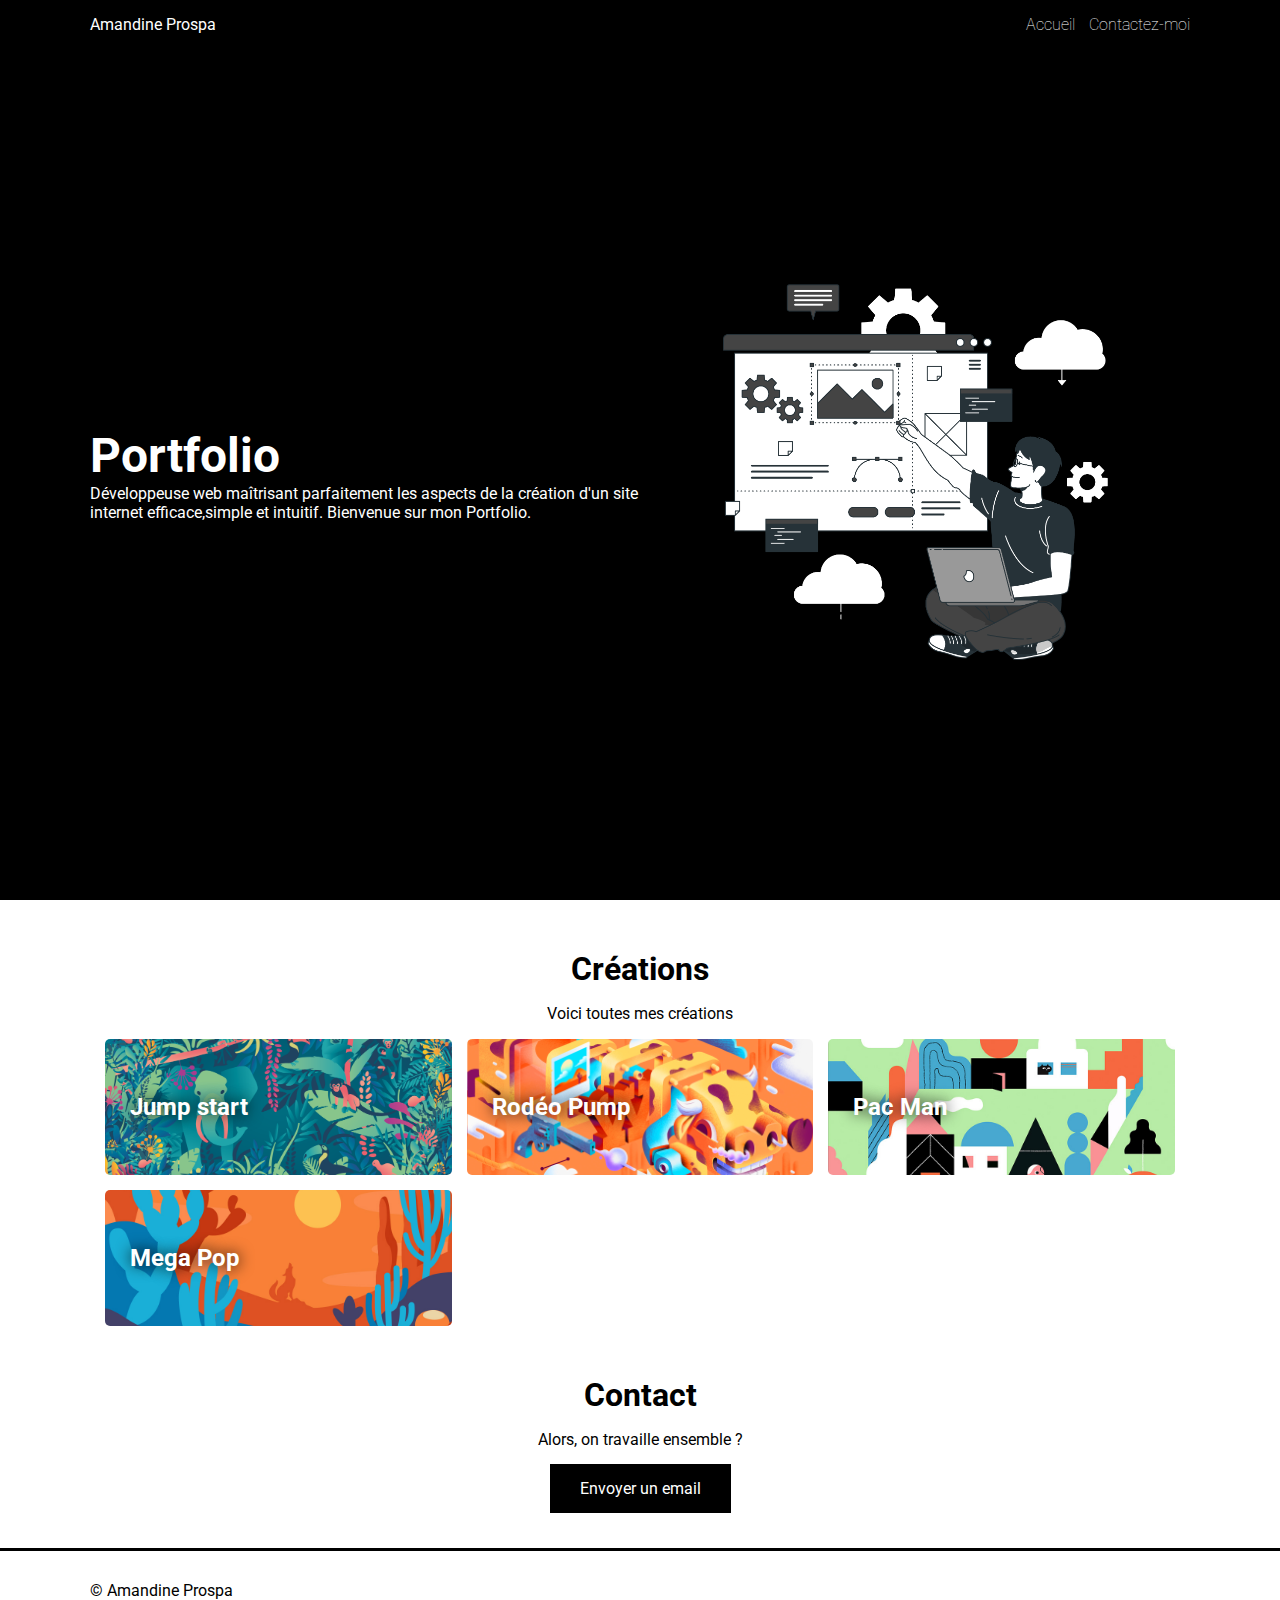
<file: index.html>
<!DOCTYPE html>
<html lang="fr">
    <head>
        <meta property="og:title" content="le portfolio d'Amandine Prospa">
        <meta property="og:description" content="Bienvenue sur mon portfolio">
        <meta property="og:image" content="https://amandineprospa.com/jump-start.png">
        <meta property="og:url" content="https://amandineprospa.com">
        <meta name="twitter:card" content="summary_large_image">
        <meta property="og:site-name" content="Amandine Prospa | Portfolio">
        <meta property="og:image:alt" content="texte alternatif de l'image">
        <meta charset="UTF-8">
        <link rel="stylesheet" href="defaut.css"/>
        <link rel="icon" type="image/png" href="images/favicon.png" type="image.png"/>
        <meta name="viewport" content="width=device-width, initial-scale=1.0">
        <title>Amandine Prospa | PORTFOLIO </title>
    </head>
    
    <body>
        <section id="bienvenue">
            <header>
                <div id="flex-header" class="container">
                    <div id="logo">Amandine Prospa</div>
                    <nav>
                        <ul>
                            <li><a href="index.html">Accueil</a></li>
                            <li><a href="mailto:prospa.amandine2@yahoo.com">Contactez-moi</a></li>
                        </ul>
                    </nav>
                </div>
            </header>

            <div class="container">
                <div id="flex-presentation">
                    <div class="gauche-presentation">
                        <h1>Portfolio</h1>
                        <span>Développeuse web maîtrisant parfaitement les aspects de la création d'un site internet efficace,simple et intuitif. Bienvenue sur mon Portfolio.</span>
                    </div>
                    <div class="droite-presentation">
                        <img src="images/illustration.png" alt="illustation">
                    </div>
                </div>
            </div>
        </section>

            <div class="container">
                    <h2>Créations</h2>
                    <p class="texte-presentation">
                        Voici toutes mes créations
                    </p>
                

                <div id="projet-grille">
                    <a href="projets/jump_start.html">
                        <div class="projet projet-a">
                            <h3>Jump start</h3>

                        </div>
                    </a>

                    <a href="projets/jump_start.html">
                        <div class="projet projet-b">
                            <h3>Rodéo Pump</h3>
                            
                        </div>
                    </a>

                    <a href="projets/jump_start.html">
                        <div class="projet projet-c">
                            <h3>Pac Man</h3>
                            
                        </div>
                    </a>

                    <a href="projets/jump_start.html">
                        <div class="projet projet-d">
                            <h3>Mega Pop</h3>
                            
                        </div>
                    </a>
                </div>
            </div>
        <section>
            <h2>Contact</h2>
            <p class="texte-presentation">
                Alors, on travaille ensemble ?
            </p>
            <div id="contact">
                <a class="bouton" href="mailto:prospa.amandine2@yahoo.com">
                    Envoyer un email
                </a>
            </div>
        </section>

        <footer>
            <div class="container">
                &copy Amandine Prospa
            </div>
        </footer>


    </body>

</html>
</file>
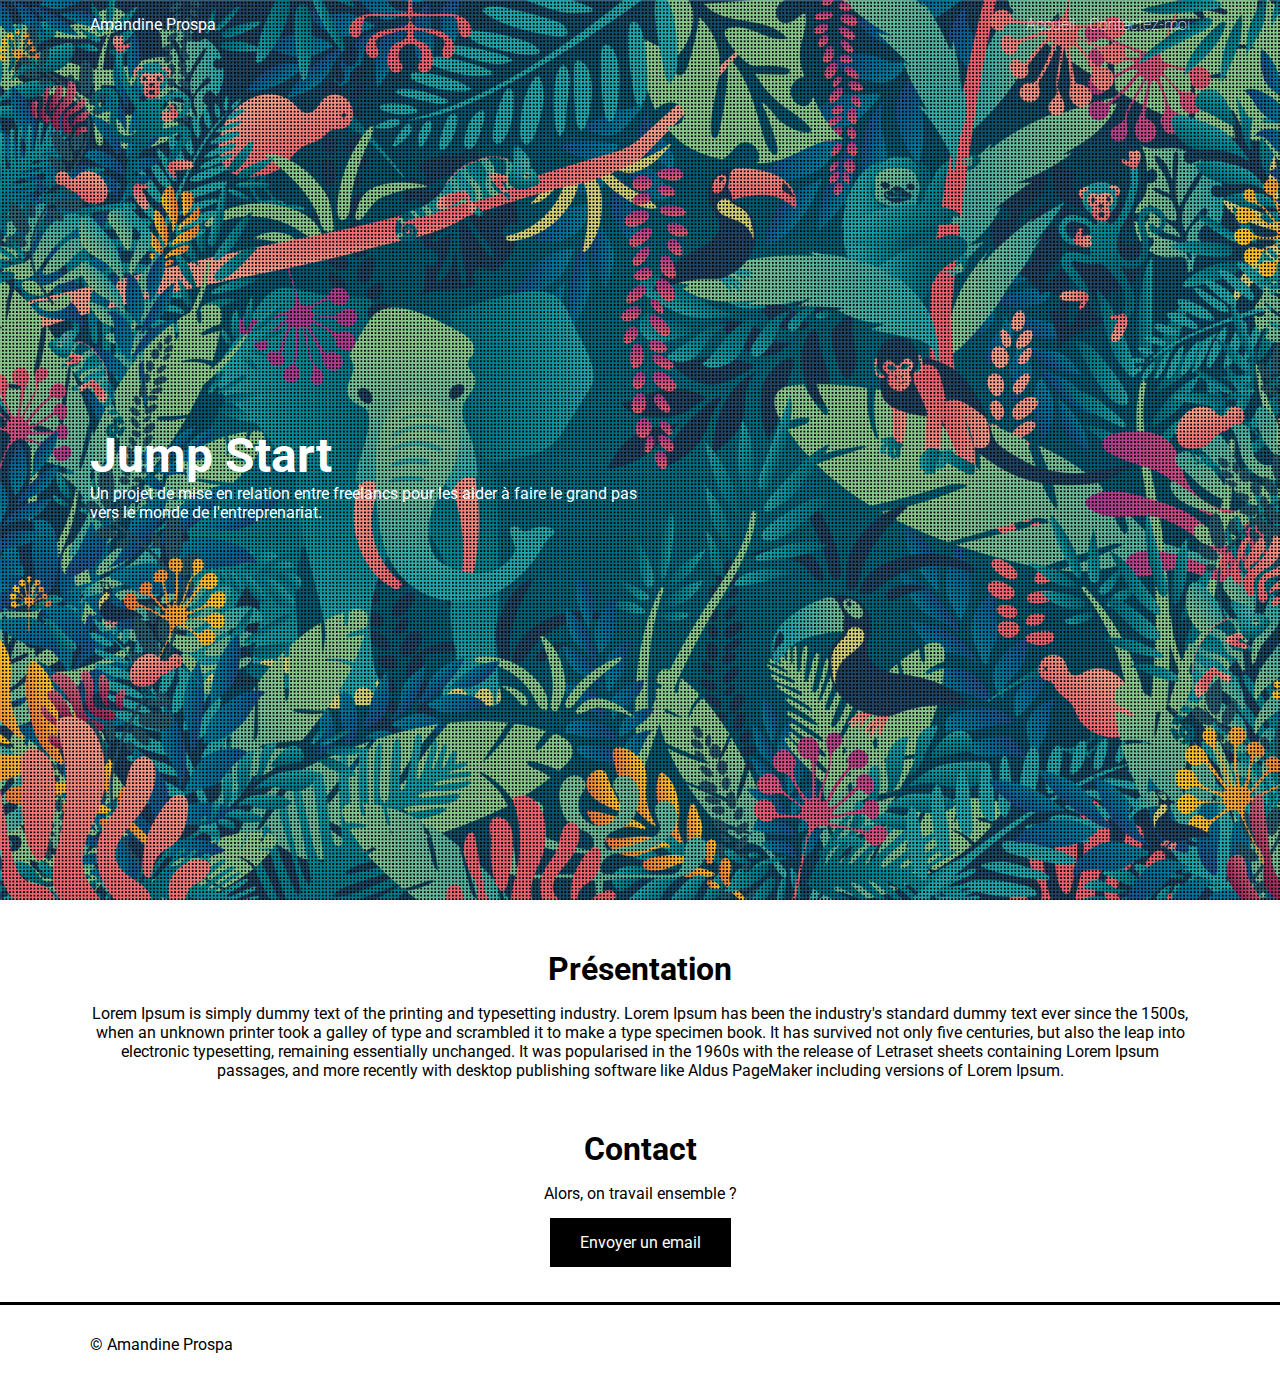
<file: projets/jump_start.html>
<!DOCTYPE html>
<html lang="fr">
    <head>
        <meta property="og:title" content="jump-start">
        <meta property="og:description" content="premier projet d'A.P">
        <meta property="og:image" content="https://amandineprospa.com/jump-start.png">
        <meta property="og:url" content="https://amandineprospa.com">
        <meta name="twitter:card" content="summary_large_image">
        <meta property="og:site-name" content="Amandine Prospa | Portfolio">
        <meta property="og:image:alt" content="texte alternatif de l'image">
        <meta charset="UTF-8">
        <meta name="viewport" content="width=device-width, initial-scale=1.0">
        <link rel="stylesheet" href="../defaut.css"/>
        <link rel="icon" type="image/png" href="../images/favicon.png"/>
        <title>Jump start | A.P</title>
    </head>

    <body>
        <section id="jump-start">
            <header>
                <div id="flex-header" class="container">
                    <div id="logo">Amandine Prospa</div>
                    <nav>
                        <ul>
                            <li><a href="../index.html">Accueil</a></li>
                            <li><a href="../mailto:prospa.amandine2@yahoo.com">Contactez-moi</a></li>
                        </ul>
                    </nav>
                </div>
            </header>

            <div class="container">
                <div id="flex-presentation">
                    <div class="gauche-presentation">
                        <h1>Jump Start</h1>
                        <span>Un projet de mise en relation entre freelancs pour les aider à faire le grand pas vers le monde de l'entreprenariat.</span>
                    </div>
                </div>
            </div>
        </section>

            <div class="container">
                <h2>Présentation</h2>
                <p class="texte-presentation">
                    Lorem Ipsum is simply dummy text of the printing and typesetting industry. Lorem Ipsum has been the industry's standard dummy text ever since the 1500s, when an unknown printer took a galley of type and scrambled it to make a type specimen book. It has survived not only five centuries, but also the leap into electronic typesetting, remaining essentially unchanged. It was popularised in the 1960s with the release of Letraset sheets containing Lorem Ipsum passages, and more recently with desktop publishing software like Aldus PageMaker including versions of Lorem Ipsum.
                </p>
            </div>

        <section>
            <h2>Contact</h2>
            <p class="texte-presentation">
                Alors, on travail ensemble ?
            </p>
            <div id="contact">
                <a class="bouton" href="mailto:prospa.amandine2@yahoo.com">
                    Envoyer un email
                </a>
            </div>
        </section>

        <footer>
            <div class="container">
                &copy Amandine Prospa
            </div>
        </footer>

    </body>
</html>
</file>
<file: defaut.css>
@import url('https://fonts.googleapis.com/css2?family=Londrina+Solid:wght@100;300;400;900&family=Roboto:ital,wght@0,100;0,300;0,400;0,500;0,700;0,900;1,100;1,300;1,400;1,500;1,700;1,900&display=swap');

body {
    margin: 0;
    font-family: 'roboto', sans-serif;
    min-width: 400px
}
header {
    padding: 15px;
}
 
nav ul {
    list-style-type: none;
    margin: 0;
    padding:0;
}
nav ul li {
    display: inline-block;
    margin-left: 10px;
}
nav ul li a {
    color: white;
    text-decoration: none;
    font-weight: 100;
}
nav ul li a:hover {
    font-weight:700 ;
}
h2 {
    text-align: center;
    margin-top: 50px;
    margin-bottom: 0;
    font-size: 2em;
}
a {
    text-decoration: none;
}
h3 {
    font-size: 1.5em;
}
footer {
    border-top: 3px solid black;
    margin-top: 50px;
    padding: 30px;
}   

#bienvenue {
    background-color:black;
    height: 100vh;
    color: white;
    overflow: hidden;
}
#flex-header {
    display: flex;
    justify-content: space-between;
}
#flex-presentation {
    display: flex;
    justify-content: space-between;
    align-items: center;
    height: calc(100vh - 50px) ;
}
#projet-grille {
    display: grid;
    grid-template-columns: repeat(3,1fr);
    grid-auto-rows: minmax(70px auto);
    grid-gap:15px;
    margin: 15px;
}
 #contact {
    margin-top: 30px;
    text-align: center;
}
#jump-start {
    background:url(images/points.png) center ,url(images/jump-start.png);
    background-size: cover;
    height: 100vh;
    color: white;
    overflow: hidden;
}

.container {
    width: 1100px;
    margin: 0 auto;
}
.gauche-presentation {
    width: 50%;
}
.gauche-presentation h1 {
    font-size: 3em;
    margin: 0;
}
.droite-presentation {
    width: 50%;
    text-align: center;
}
.droite-presentation img {
    width: 70%;
}    

.texte-presentation {
    text-align: center;
}
.projet {
    background: black;
    border-radius: 5px;
    color: white;
    padding: 30px 25px;
    transition: all.3s;
    text-shadow: 0 0 15px black;
}
.projet:hover {
    opacity: .7;
}
.projet-a {
    background: center url(images/jump-start.png);
    background-size: cover;
}
.projet-b {
    background: center url(images/rodeo-pump.jpg);
    background-size: cover;
}
.projet-c {
    background: center url(images/pac-man.jpg);
    background-size: cover;
}
.projet-d {
    background: center url(images/mega-pop.jpg);
    background-size: cover;
}
.bouton {
    background: black;
    color: white;
    padding:15px 30px;
    margin-top: 15px;

}






@media all and (max-width:1130px){
    .container {
        width: 700px;
    }
    #flex-presentation,.texte-presentation {
        padding: 15px;
    }
    #projet-grille {
        grid-template-columns: repeat(2,1fr);
        padding: 30px;
    }
}

@media all and (max-width:600px) {
    .container {
        width: 100%;
    }
    .gauche-presentation {
        width: 100%;
    }
}
</file>
